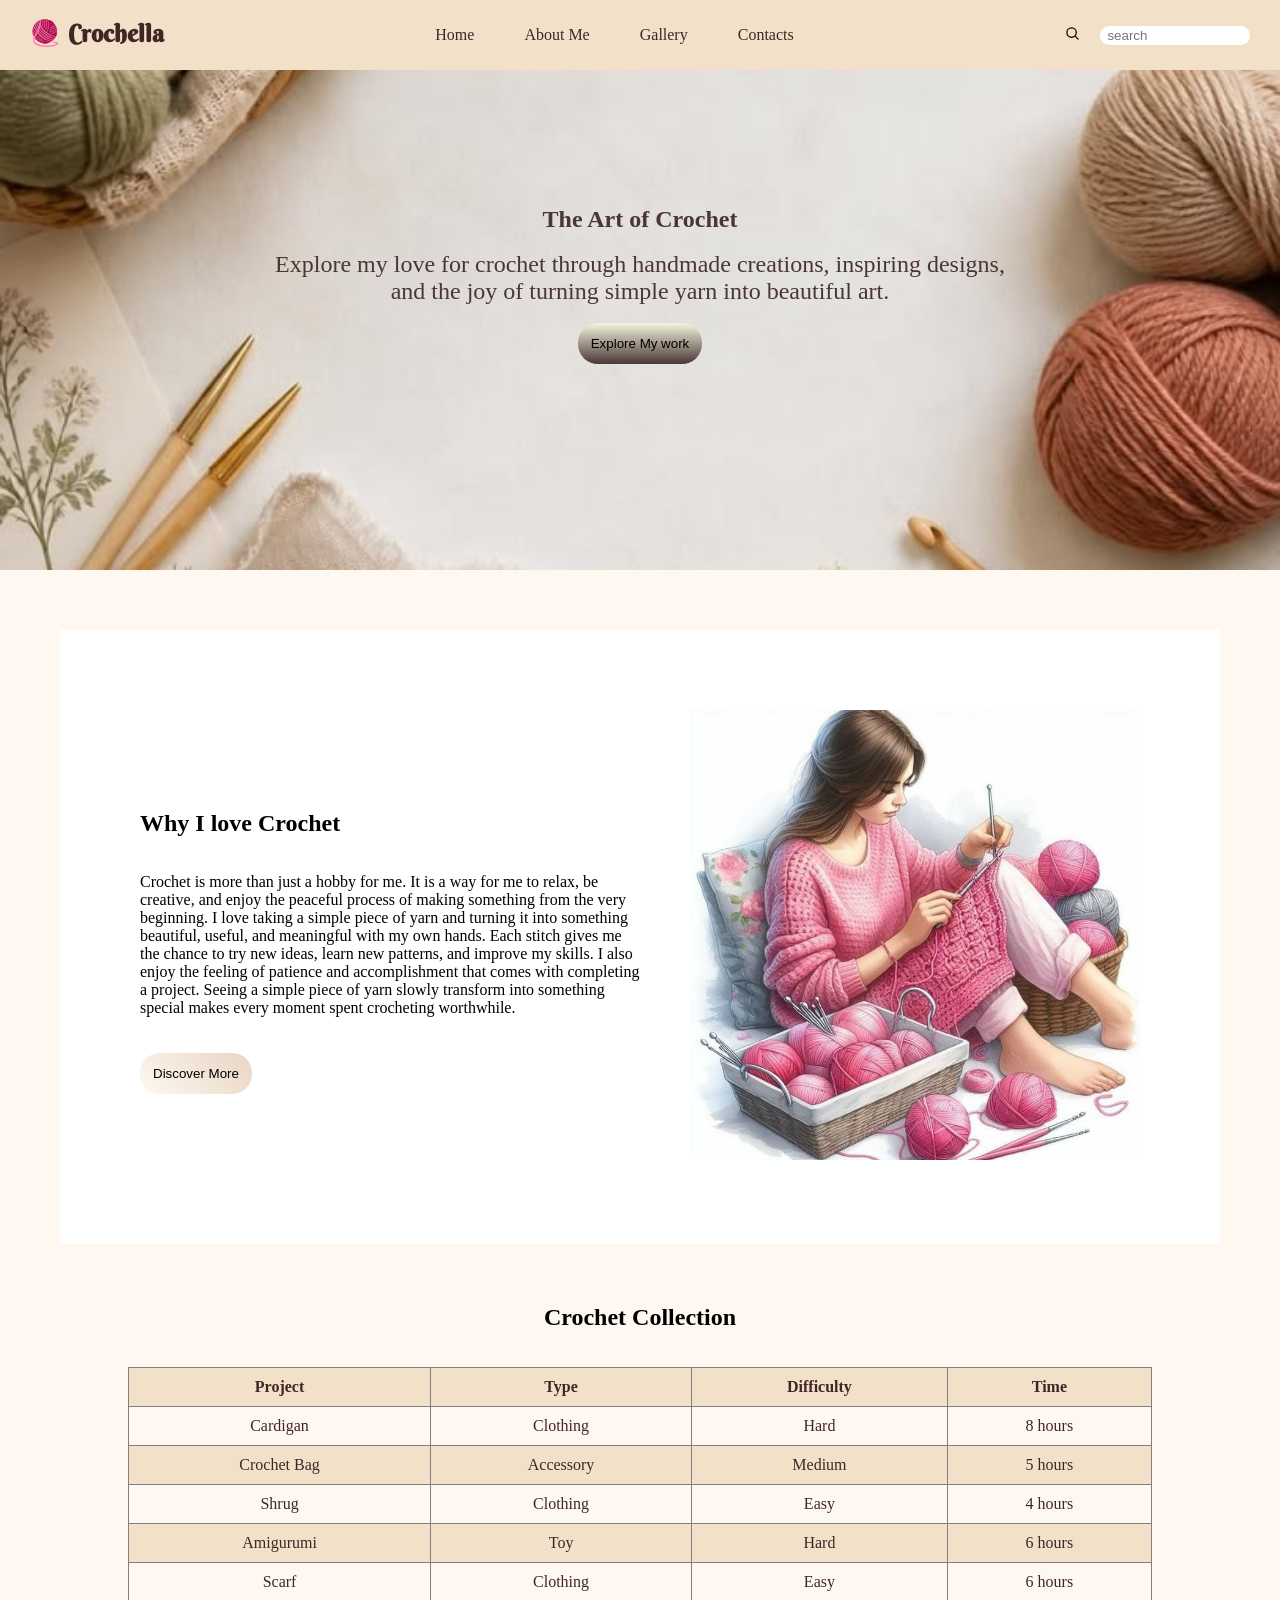
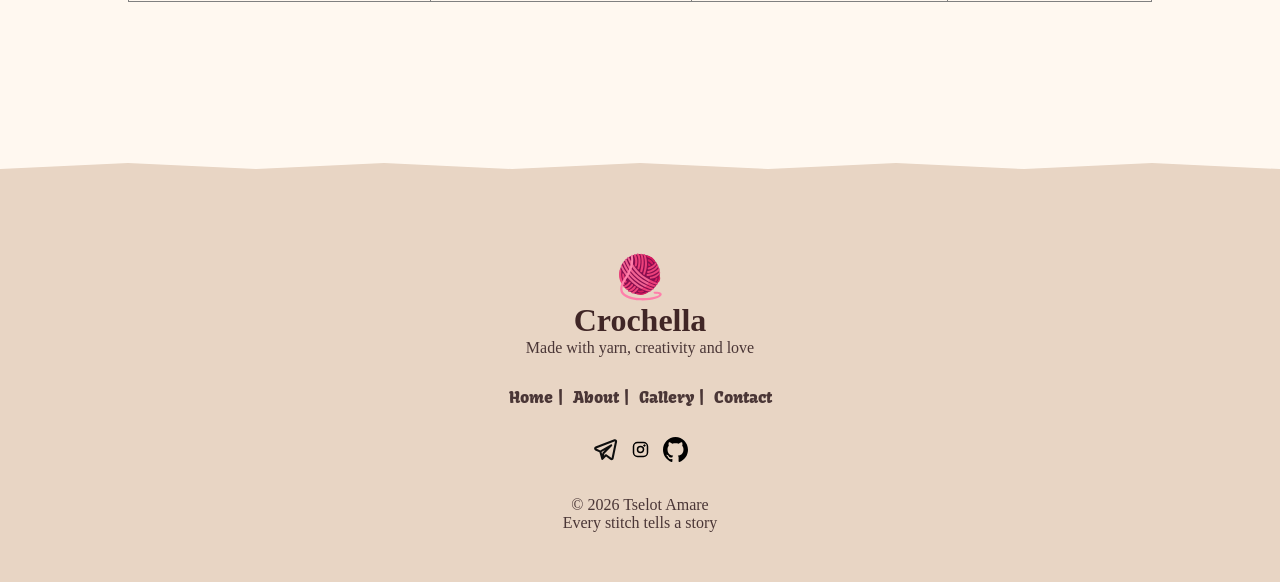
<file: index.html>
<!DOCTYPE html>
<html lang="en">
    <head>
        <meta charset="UTF-8" />
        <meta name="viewport" content="width=device-width, initial-scale=1.0" />
        <title> My crochet world </title>
        <link rel="stylesheet" href="./styles/index.css" />
    </head>
    <body>
        <div id="container">
            <section id="box">
                <div class="header">
                    <span><img src="./Images/yarn-svgrepo-com.svg" alt="yarn image" width="30px" height="30px"/></span><h2> Crochella </h2>
                </div>
                <div class="nav">
                    <a href="./index.html"> Home </a>
                    <a href="./about.html"> About Me </a>
                    <a href="./gallery.html"> Gallery </a>
                    <a href="./contact.html"> Contacts </a>
                </div>
                <div class="search">
                    <span><img src="./Images/search-svgrepo-com.svg" alt="search icon" width="15px" height="15px"/></span>
                    <input id="input1" type="text" placeholder="  search" />
                </div>
            </section>
            <!--This is hero section-->
            <section >
                <div class="hero">
                    <h1>The Art of Crochet</h1><br>
                    <p> Explore my love for crochet through handmade creations, inspiring
                        designs,<br> and the joy of turning simple yarn into beautiful art.
                    </p><br>
                    <a href="#me"><button>Explore My work</button> </a>
                </div>
            </section>
            <!-- This is the short about me section-->
             <section id="me">
                <div class="about">
                    <h1> Why I love Crochet </h1><br><br>
                    <p>
                        Crochet is more than just a hobby for me. 
                        It is a way for me to relax, be creative, and enjoy the peaceful process of making something from the very beginning. 
                        I love taking a simple piece of yarn and turning it into something beautiful, useful, and meaningful with my own hands. 
                        Each stitch gives me the chance to try new ideas, learn new patterns, and improve my skills. 
                        I also enjoy the feeling of patience and accomplishment that comes with completing a project. 
                        Seeing a simple piece of yarn slowly transform into something special makes every moment spent crocheting worthwhile.
                    </p><br><br>
                    <a href="./about.html"><button>Discover More</button></a>
                </div>
                <div>
                    <img class="girl" src="./Images/Crochet My Hobby.jpg" alt="crochet girl"/>
                </div>
             </section>
             <!-- This is the table section-->
              <section id="table">
                <h2> Crochet Collection </h2> <br><br>
                <table border="1px">
                    <tr>
                        <th> Project </th>
                        <th>  Type </th>
                        <th> Difficulty </th>
                        <th> Time </th>
                    </tr>
                    <tr>
                        <td> Cardigan </td>
                        <td> Clothing </td>
                        <td> Hard </td>
                        <td> 8 hours </td>
                    </tr>
                    <tr>
                        <td> Crochet Bag </td>
                        <td> Accessory </td>
                        <td> Medium </td>
                        <td> 5 hours</td>
                    </tr>
                    <tr>
                        <td> Shrug </td>
                        <td> Clothing </td>
                        <td> Easy </td>
                        <td> 4 hours</td>
                    </tr>
                    <tr>
                        <td> Amigurumi </td>
                        <td> Toy </td>
                        <td> Hard</td>
                        <td> 6 hours </td>
                    </tr>
                    <tr>
                        <td> Scarf </td>
                        <td> Clothing </td>
                        <td> Easy </td>
                        <td> 6 hours </td>
                    </tr>
                </table>              
            </section>
            <!--This is footer section-->
            <footer>
                <div id="footer-head">
                    <img src="./Images/yarn-svgrepo-com.svg" alt="yarn"/>
                    <h1> Crochella </h1>
                    <p> Made with yarn, creativity and love </p>
                </div>
                <div class="footer-link">
                    <a href="./index.html"> Home </a>
                    <a href="./about.html"> About </a>
                    <a href="./gallery.html"> Gallery </a>
                    <a href="./contact.html"> Contact </a>
                </div>      
                <div id="footer-img">
                    <a href="https://t.me/msaone_stitches" target="_blank"> <img class="footer-im"  src="./Images/telegram-svgrepo-com.svg" alt="telegram"/></a>
                    <a href="https://www.instagram.com/msaone_stitches?igsh=MW1icWxpaWNiYjRiaQ==&igsi=MW1icWxpaWNiYjRiaQ==" target="_blank"> <img class="footer-im" src="./Images/instagram-svgrepo-com.svg" alt="instagram"/></a>
                    <a href="https://github.com/tselot67" target="_blank" > <img class="footer-im" src="./Images/github-142-svgrepo-com.svg" alt="github"/></a>
                </div>
                <div id="last">
                    <p> &copy; 2026 Tselot Amare  </p>
                    <p> Every stitch tells a story </p>
                </div>          
            </footer>
        </div>
    </body>
</html>
</file>
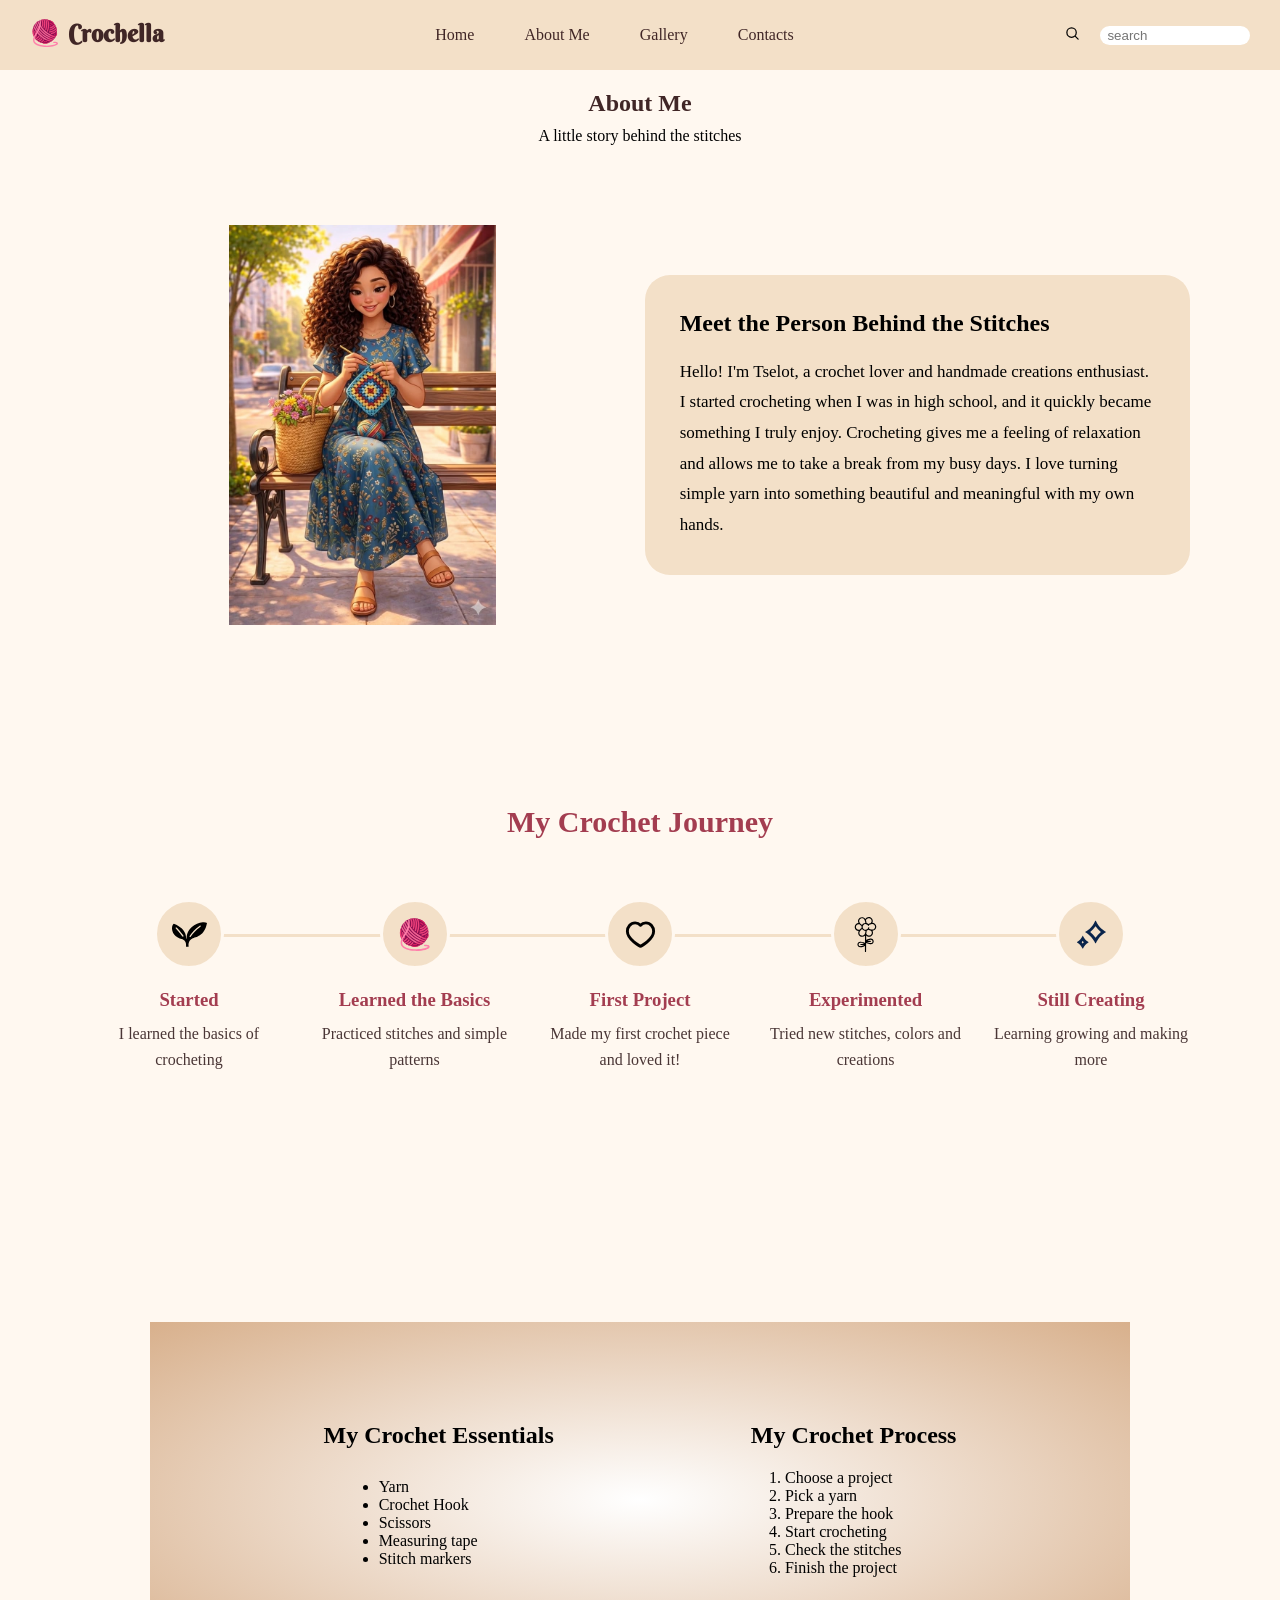
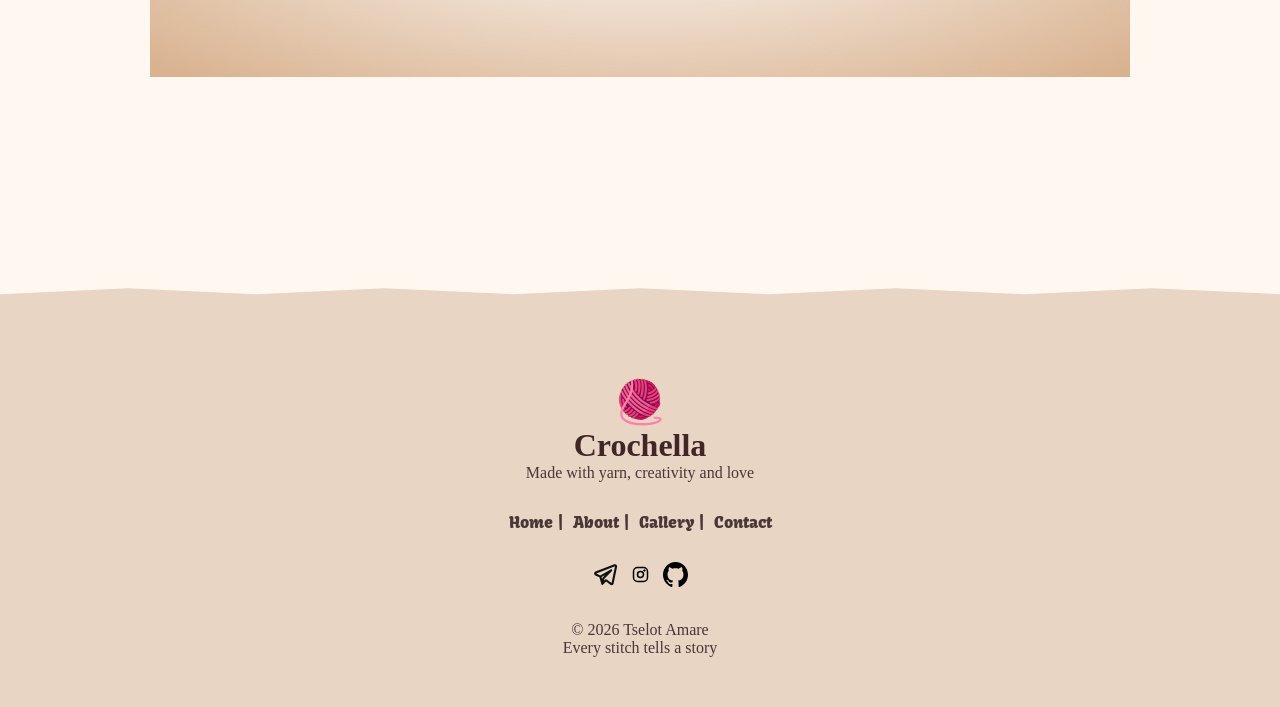
<file: about.html>
<!DOCTYPE html>
<html lang="en">
    <head>
        <meta charset="UTF-8" />
        <meta name="viewport" content="width:device-width, initial-scale=1.0" />
        <title> My crochet world </title>
        <link rel="stylesheet" href="./styles/about.css" />
    </head>
    <body>
        <div id="container">
            <section id="box">
                <div class="header">
                    <span><img src="./Images/yarn-svgrepo-com.svg" alt="yarn image" width="30px" height="30px"/></span><h2> Crochella </h2>
                </div>
                <div class="nav">
                    <a href="./index.html"> Home </a>
                    <a href="./about.html"> About Me </a>
                    <a href="./gallery.html"> Gallery </a>
                    <a href="./contact.html"> Contacts </a>
                </div>
                <div class="search">
                    <span><img src="./Images/search-svgrepo-com.svg" alt="search icon" width="15px" height="15px"/></span>
                    <input id="input1" type="text" placeholder="  search" />
                </div>
            </section>
            <!--This is the about me section-->
            <section id="about">
                <div id="about-me">
                    <h1> About Me </h1>
                    <p> A little story behind the stitches </p>
                </div>
                <div id="story">
                    <div class="story-image">
                        <img src="./Images/download (5).jpg" alt="girl"/>
                    </div>
                    <div class="texts" >
                    <h2> Meet the Person Behind the Stitches </h2>
                    <p> Hello! I'm Tselot, a crochet lover and handmade creations
                        enthusiast. I started crocheting when I was in high school, and it quickly became something
                        I truly enjoy. Crocheting gives me a feeling of relaxation and
                        allows me to take a break from my busy days. I love turning simple yarn into
                        something beautiful and meaningful with my own hands.
                    </p></div>
                </div>
            </section>
            <!-- This is crochet journey section-->
            <section id="journey-section">
                <div class="journey">
                    <h2> My Crochet Journey </h2>
                </div>
                <div id="journey-step">
                    <div class="step">
                        <div class="circle"> <img src="./Images/leaf-svgrepo-com.svg" alt="leaf"/></div>
                        <h3> Started </h3>
                        <p>I learned the basics of crocheting</p>
                    </div>
                    <div class="step">
                        <div class="circle"><img src="./Images/yarn-svgrepo-com.svg" alt="yarn"/></div>
                        <h3> Learned the Basics </h3>
                        <p>Practiced stitches and simple patterns</p>
                    </div>
                    <div class="step">
                        <div class="circle"><img src="./Images/heart-alt-svgrepo-com.svg" alt="heart"/></div>
                        <h3>First Project </h3>
                        <p>Made my first crochet piece and loved it!</p>
                    </div>
                    <div class="step">
                        <div class="circle"><img src="./Images/daisy-flower-svgrepo-com.svg" alt="flower"/></div>
                        <h3> Experimented</h3> 
                        <p>Tried new stitches, colors and creations</p>
                    </div>
                    <div class="step">
                        <div class="circle"><img src="./Images/sparkles-svgrepo-com.svg" alt="sparkle"/></div>
                        <h3> Still Creating  </h3>
                        <p>Learning growing and making more</p>
                    </div>
                </div>
            </section>
            <!--This is the list section -->
            <section id="list">
                <div class="title">
                    <h2> My Crochet Essentials</h2>
                    <h2> My Crochet Process </h2>
                </div>
                <div class="lis">
                    <ul>
                        <li> Yarn </li>
                        <li> Crochet Hook </li>
                        <li> Scissors </li>
                        <li> Measuring tape </li>
                        <li> Stitch markers</li>
                    </ul>
                    <ol>
                        <li>Choose a project</li>
                        <li>Pick a yarn</li>
                        <li>Prepare the hook</li>
                        <li>Start crocheting</li>
                        <li>Check the stitches</li>
                        <li>Finish the project</li>
                    </ol>
                </div>
            </section>
            <!--This is footer section-->
            <footer>
                <div id="footer-head">
                    <img src="./Images/yarn-svgrepo-com.svg" alt="yarn"/>
                    <h1> Crochella </h1>
                    <p> Made with yarn, creativity and love </p>
                </div>
                <div class="footer-link">
                    <a href="./index.html"> Home </a>
                    <a href="./about.html"> About </a>
                    <a href="./gallery.html"> Gallery </a>
                    <a href="./contact.html"> Contact </a>
                </div>      
                <div id="footer-img">
                    <a href="https://t.me/msaone_stitches" target="_blank"> <img class="footer-im"  src="./Images/telegram-svgrepo-com.svg" alt="telegram"/></a>
                    <a href="https://www.instagram.com/msaone_stitches?igsh=MW1icWxpaWNiYjRiaQ==&igsi=MW1icWxpaWNiYjRiaQ==" target="_blank"> <img class="footer-im" src="./Images/instagram-svgrepo-com.svg" alt="instagram"/></a>
                    <a href="https://github.com/tselot67" target="_blank" > <img class="footer-im" src="./Images/github-142-svgrepo-com.svg" alt="github"/></a>
                </div>
                <div id="last">
                    <p> &copy; 2026 Tselot Amare  </p>
                    <p> Every stitch tells a story </p>
                </div>          
            </footer>
        </div>
    </body>
</html>
</file>
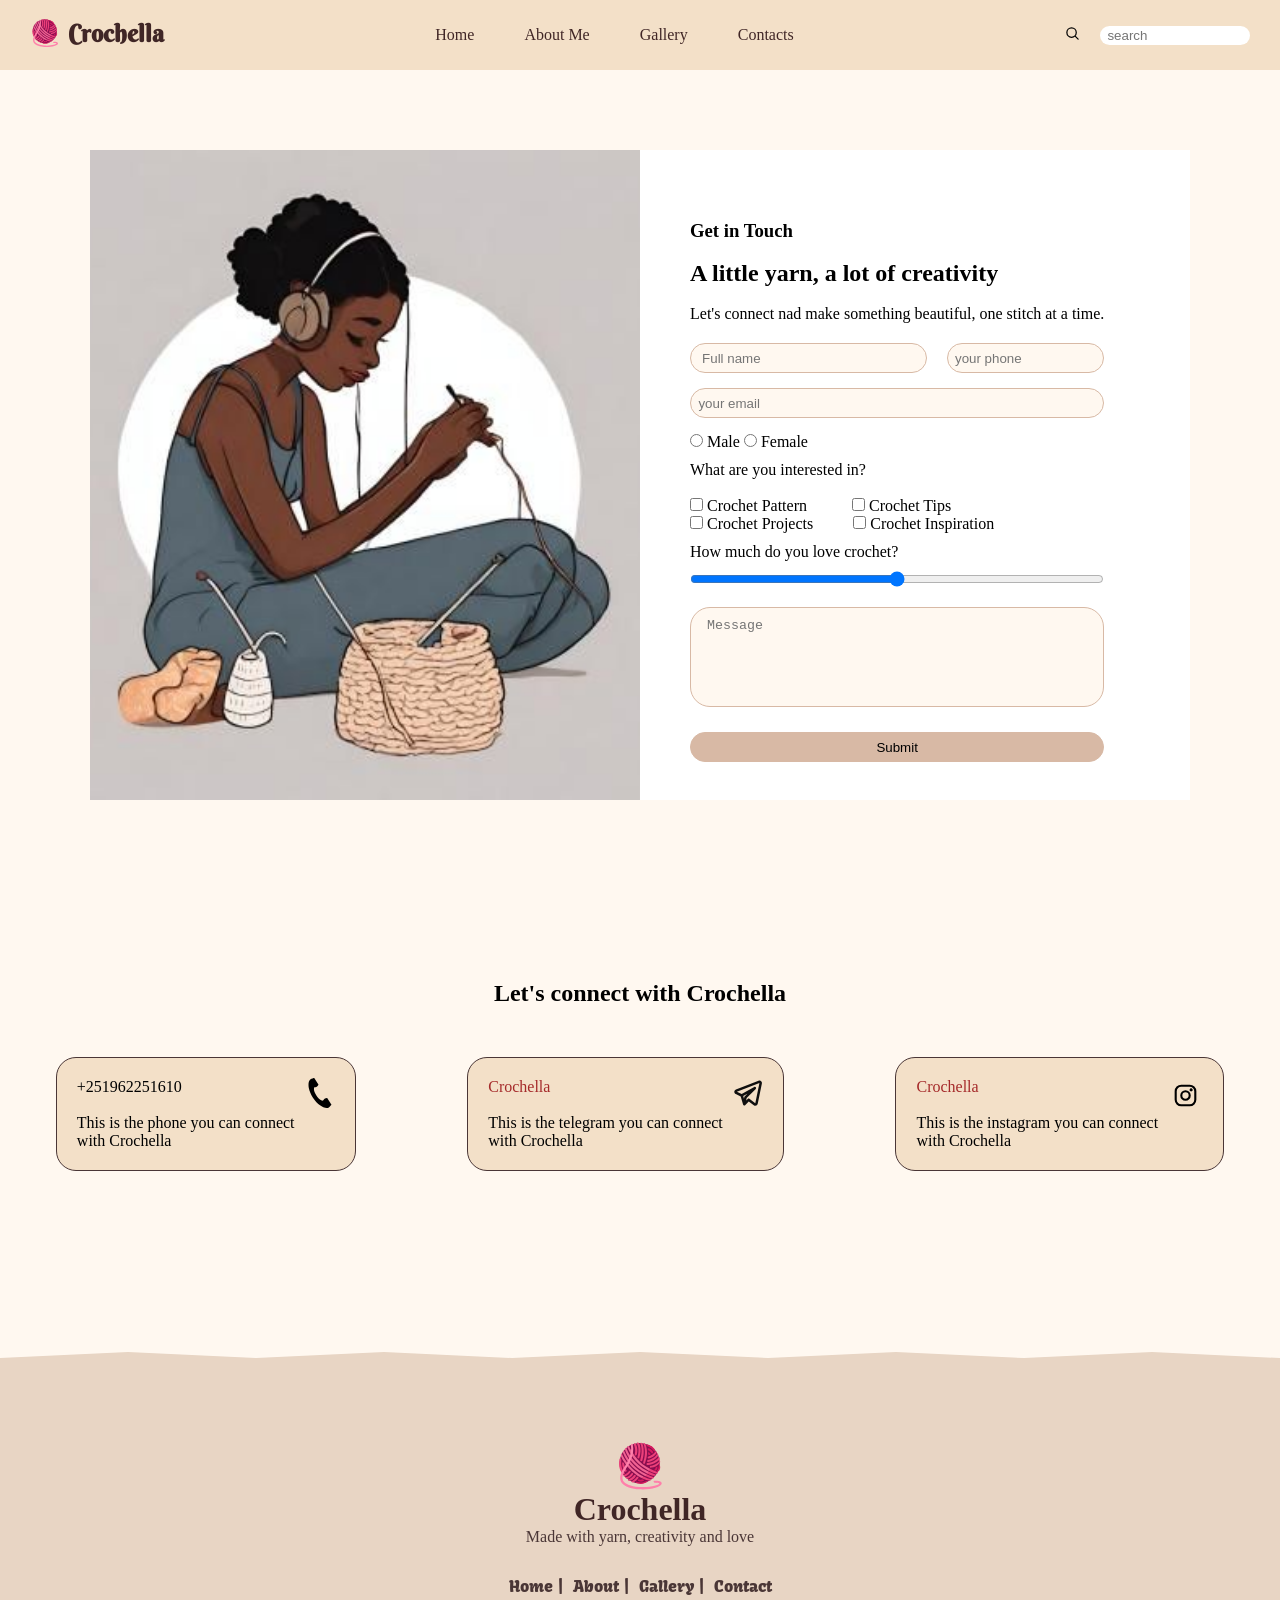
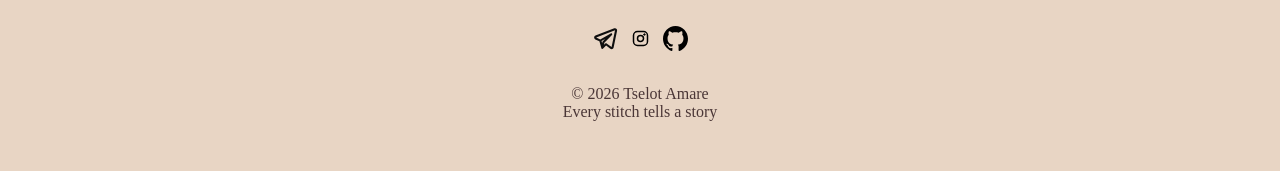
<file: contact.html>
<!DOCTYPE html>
<html lang="en">
    <head>
        <meta charset="UTF-8" />
        <meta name="viewport" content="width:device-width, initial-scale=1.0" />
        <title> My crochet world </title>
        <link rel="stylesheet" href="./styles/contact.css" />
    </head>
    <body>
        <div id="container">
            <section id="box">
                <div class="header">
                    <span><img src="./Images/yarn-svgrepo-com.svg" alt="yarn image" width="30px" height="30px"/></span><h2> Crochella </h2>
                </div>
                <div class="nav">
                    <a href="./index.html"> Home </a>
                    <a href="./about.html"> About Me </a>
                    <a href="./gallery.html"> Gallery </a>
                    <a href="./contact.html"> Contacts </a>
                </div>
                <div class="search">
                    <span><img src="./Images/search-svgrepo-com.svg" alt="search icon" width="15px" height="15px"/></span>
                    <input id="input1" type="text" placeholder="  search" />
                </div>
            </section>
            <section id="contact">
                <div class="contact-image">
                    <img src="./Images/Free Clipart of Girls Crocheting or Knitting.jpg" alt="crochet girl"/>
                </div>
                <div class="contact-form">
                    <h3> Get in Touch</h3><br>
                    <h2> A little yarn, a lot of creativity</h2><br>
                    <p> Let's connect nad make something beautiful, one stitch at a time. </p>
                    <form>
                        <div class="name-phone">
                            <input id="text" type="text" name="text" placeholder="   Full name" required/>
                            <input id="tel" type="tel" name="tel" placeholder="  your phone" required/>
                        </div>
                        <input id="em" type="email" name="email" placeholder="  your email" required/>
                        <div>
                            <input type="radio" name="gender" required/><span> Male </span>
                            <input type="radio" name="gender" required/><span> Female </span>
                        </div>
                        <div id="check">
                            <p> What are you interested in? </p><br>
                            <div id="div1">
                                <label>
                                    <input type="checkbox" name="interest" value="patterns"/>
                                    Crochet Pattern
                                </label>
                                <label>
                                    <input type="checkbox" name="interest" value="tips"/>
                                    Crochet Tips
                                </label>
                            </div>
                            <div id="div2">
                                <label>
                                    <input type="checkbox" name="interest" value="projects"/>
                                    Crochet Projects
                                </label>
                                <label>
                                    <input type="checkbox" name="interest" value="inspiration"/>
                                    Crochet Inspiration
                                </label>
                            </div>
                        </div>
                        <label for="love"> How much do you love crochet? </label>
                        <input type="range" id="love" name="range" min="0" max="10"/>
                        <textarea placeholder="  Message"></textarea>
                        <button id="button"> Submit </button>
                    </form>
                </div>
            </section>
            <!-- This is Contact us section-->
            <section id="contact-us">
                <div>
                    <h1> Let's connect with Crochella </h1>
                </div>
                <div id="us">
                    <div class="info">
                        <div><p> +251962251610 <br><br> This is the phone you can connect<br> with Crochella</p></div>
                        <div><img id="te" src="./Images/telephone-receiver-material-svgrepo-com.svg" alt="telephone" /></div>
                    </div>
                    <div class="info">
                        <div><p> <a href="https://t.me/msaone_stitches" title="telegarm" target="_blank">Crochella</a> <br><br> This is the telegram you can connect <br>with Crochella</p></div>
                        <div><img id="telegram" src="./Images/telegram-svgrepo-com.svg" alt="telegram"/></div>
                    </div>
                    <div class="info">
                        <div><p> <a href="https://www.instagram.com/msaone_stitches?igsh=MW1icWxpaWNiYjRiaQ==&igsi=MW1icWxpaWNiYjRiaQ==" title="intagram" target="_blank"> Crochella </a><br><br> This is the instagram you can connect<br> with Crochella </p></div>
                        <div><img id="instagram" src="./Images/instagram-svgrepo-com.svg" alt="instagram"/></div>
                    </div>
                </div>
            </section>
            <!--This is footer section-->
            <footer>
                <div id="footer-head">
                    <img src="./Images/yarn-svgrepo-com.svg" alt="yarn"/>
                    <h1> Crochella </h1>
                    <p> Made with yarn, creativity and love </p>
                </div>
                <div class="footer-link">
                    <a href="./index.html"> Home </a>
                    <a href="./about.html"> About </a>
                    <a href="./gallery.html"> Gallery </a>
                    <a href="./contact.html"> Contact </a>
                </div>      
                <div id="footer-img">
                    <a href="https://t.me/msaone_stitches" target="_blank"> <img class="footer-im"  src="./Images/telegram-svgrepo-com.svg" alt="telegram"/></a>
                    <a href="https://www.instagram.com/msaone_stitches?igsh=MW1icWxpaWNiYjRiaQ==&igsi=MW1icWxpaWNiYjRiaQ==" target="_blank"> <img class="footer-im" src="./Images/instagram-svgrepo-com.svg" alt="instagram"/></a>
                    <a href="https://github.com/tselot67" target="_blank" > <img class="footer-im" src="./Images/github-142-svgrepo-com.svg" alt="github"/></a>
                </div>
                <div id="last">
                    <p> &copy; 2026 Tselot Amare  </p>
                    <p> Every stitch tells a story </p>
                </div>          
            </footer>
        </div>
    </body>
</html>
</file>
<file: styles/index.css>
@import url('https://fonts.googleapis.com/css2?family=Kavoon&display=swap');
@import url('https://fonts.googleapis.com/css2?family=Berkshire+Swash&family=Kavoon&display=swap');

* {
    box-sizing: border-box;
    margin: 0px;
    padding: 0px;
}
body {
    background-color: #FFF8F0;
}
.header {
    display: flex;
    align-items: center;
    gap: 8px;
    margin-left: 30px;
    margin-right:auto;
}
.header > h2 {
    padding-bottom: 5px;
    font-family: "Berkshire Swash", 'Times New Roman', Times, serif;
    color: #402626;
}
#container {
    display: flex;
    flex-direction: column;
}
#box {
    display:flex;
    align-items: center;
    background-color: #F3E0C8;
    width: 100%;
    height:70px;
    position: fixed;
}
#input1 {
    border-radius: 10px;
    width: 150px;
}
.nav {
    gap: 50px;
    display: flex;
    justify-content: space-between;
    align-items: center;
}
.nav > a {
    color: #402626;
    text-decoration: none;
}

.search {
    margin-left: auto;
    margin-right: 30px;
    display: flex;
    gap: 20px;
}
.search > input {
    border: none;
}
.hero {
    width: 100%;
    height: 570px;
    display: flex;
    flex-direction: column;
    justify-content: center;
    align-items: center;
    background-image: url('../Images/Cozy\ Neutral\ Craft\ Workspace\ _\ Minimal\ Flat\ Lay\ Inspiration.jpg');
    background-repeat: no-repeat;
    background-size: cover;
    background-position: center;
}
.hero > h1 {
    color: #4A3636;
    font-family:Georgia, 'Times New Roman', Times, serif;
}
.hero > p {
    color: #4A3636;
    text-align: center;
    font-size:x-large;
    font-weight: 500;
}
.hero > a > button {
    background-image: linear-gradient(180deg, beige, #4A3636);
    padding: 13px;
    border: none;
    border-radius: 20px;
    cursor: pointer;
}

.girl {
    width: 450px;
    height: 450px;
}
#me {
    display: flex;
    margin: 60px;
    border: none;
    padding: 80px;
    background-color: white;
    gap: 50px;
}
.about {
    width:60%;
    margin-top: 100px;
    background-color: white;
}
.about > h1 {
    background-color: white;
}
.about > p{
    background-color: white;
}
.about button {
    border: none;
    border-radius: 20px;
    background-image: linear-gradient(45deg, #FFF8F0, #E8D5C4);
    padding: 13px;
    cursor: pointer;
}
#table {
    display: flex;
    flex-direction: column;
    justify-content: center;
    align-items: center;
    margin-bottom: 100px;
}
#table > h2 {
    text-align: center;
}
table {
    border-collapse: collapse;
    width: 80%
}
th, td {
    text-align: center;
    padding: 10px;
}
table[border="1px"] {
    color: #402626;
}
tr:nth-child(even) {
    background-color: #FFF8F0;
}
tr:nth-child(odd) {
    background-color: #F3E0C8;
}
.footer-link {
    display:flex;
    gap: 20px;
}
.footer-link > a {
    color: #4A3636;
    text-decoration: none;
    position: relative;
    font-family: "Kavoon", 'Courier New', Courier, monospace;
}
.footer-link > a:not(:last-child)::after{
    content: "|";
    position: absolute;
    right: -10px;
}
footer {
    display: flex;
    flex-direction: column;
    align-items: center;
    justify-content: center;
    gap: 30px;
    background-color: #E8D5C4;
    margin-top: 80px;
    padding: 70px 20px 50px;
    position: relative;
}
footer > div > p {
    text-align: center;
    color: #4A3636;
}
.footer-im {
    width: 25px;
    height: 25px;
}
#footer-img {
    display: flex;
    gap: 10px;
}
#footer-head > img {
    width: 50px;
    height: 50px;
}
footer > div > h1 {
    text-align: center;
    color: #402626;
}
#last {
    color: #4A3636;
}
#footer-head {
    display: flex;
    flex-direction: column;
    justify-content: center;
    align-items: center;
}
footer::before {
    position: absolute;
    content: "";
    top: -25px;
    left: 0;
    width: 100%;
    height: 30px;
    background-color: #E8D5C4;
    clip-path: polygon(
        0 40%,
        10% 20%,
        20% 40%,
        30% 20%,
        40% 40%,
        50% 20%,
        60% 40%,
        70% 20%,
        80% 40%,
        90% 20%,
        100% 40%,
        100% 100%,
        0 100%
    );
}
/* Tablet */
@media screen and (max-width: 1024px) {

    .search {
        display: none;
    }

    .header h2 {
        font-size: 22px;
    }

    .nav a {
        font-size: 15px;
    }
}


/* Mobile */
@media screen and (max-width: 600px) {

    .nav {
        display: none;
    }

    .header h2 {
        font-size: 20px;
    }

}
</file>
<file: styles/about.css>
@import url('https://fonts.googleapis.com/css2?family=Kavoon&display=swap');
@import url('https://fonts.googleapis.com/css2?family=Berkshire+Swash&family=Kavoon&display=swap');
* {
    box-sizing: border-box;
    margin: 0px;
    padding: 0px;
}
body {
    background-color: #FFF8F0;
}
.header {
    display: flex;
    align-items: center;
    gap: 8px;
    margin-left: 30px;
    margin-right:auto;
}
.header > h2 {
    padding-bottom: 5px;
    font-family: "Berkshire Swash", 'Times New Roman', Times, serif;
    color: #402626;
}
#container {
    display: flex;
    flex-direction: column;
}
#box {
    display:flex;
    align-items: center;
    background-color: #F3E0C8;
    width: 100%;
    height:70px;
    position: fixed;
}
#input1 {
    border-radius: 10px;
    width: 150px;
}
.nav {
    gap: 50px;
    display: flex;
    justify-content: space-between;
    align-items: center;
}
.nav > a {
    color: #402626;
    text-decoration: none;
}
.search {
    margin-left: auto;
    margin-right: 30px;
    display: flex;
    gap: 20px;
}
.search > input {
    border: none;
}
#about-me {
    margin-top: 90px;
    text-align: center;
}
#about-me > h1 {
    margin-bottom: 10px;
    color: #402626;
}
#story {
    display: flex;
    align-items: center;
    height: 400px;
    max-width: 1100px;
    width: 90%;
    gap: 10px;
    margin: 80px auto;
    animation: slideLeft 1.5s ease-out;
}
@keyframes slideLeft {
    from {
        opacity: 0;
        transform: translateX(-100px);
    }
    to{
        opacity: 1;
        transform: translateX(0);
    }
}
.story-image {
    width: 50%;
    height: 100%;
    border-radius: 50px;
}
.story-image > img {
    width: 100%;
    height: 100%;
    object-fit: contain;
    display: block;
}
.texts {
    width: 50%;
    border-radius: 25px;
    padding: 35px;
    background-color: #F3E0C8;
    text-align: left;
    animation: slideRight 1s ease-out;
}
@keyframes slideRight {
    from {
        opacity: 0;
        transform: translateX(100px);
    }
    to {
        opacity: 1;
        transform: translateX(0);
    }
}
.texts > h2 {
    margin-bottom: 20px;
}
.texts > p {
    line-height: 1.8;
    font-size: 17px;
}
#journey-section {
    width: 90%;
    max-width: 1100px;
    margin: 100px auto;
    text-align: center;
}
.journey {
    color: #A33D50;
    font-size: 20px;
    margin-bottom: 60px;
}
#journey-step {
    display: flex;
    justify-content: space-between;
    position: relative;
}
#journey-step::before {
    content: "";
    position: absolute;
    top: 35px;
    left: 8%;
    right: 8%;
    height: 3px;
    background-color: #F3E0C8;
    z-index: 0;
}
.journey {
    margin-bottom: 60px;
}
.circle {
    width: 70px;
    height: 70px;
    margin: 0 auto 20px;
    display: flex;
    justify-content: center;
    align-items: center;
    background-color: #F3E0C8;
    border: 3px solid #FFF8F0;
    border-radius: 50%;
}
.circle > img {
    width: 35px;
    height: 35px;
}
.step > h3 {
    color: #A33D50;
    margin-bottom: 10px;
}
.step > p {
    color: #4A3636;
    line-height: 1.6;
}
.step {
    width: 18%;
    position: relative;
    z-index: 1;
}
.lis {
    display:flex;
    margin-top: 20px;
    justify-content: space-around;
    align-items: center;
    gap: 50px;
}
.title {
    display:flex;
    justify-content: space-around;
    align-items: center;
    gap: 50px;
}
#list {
    border: none;
    margin: 150px;
    padding: 100px;
    background-image: radial-gradient( white, #D8B08C);
}
.footer-link {
    display:flex;
    gap: 20px;
}
.footer-link > a {
    color: #4A3636;
    text-decoration: none;
    position: relative;
    font-family: "Kavoon", 'Courier New', Courier, monospace;
}
.footer-link > a:not(:last-child)::after{
    content: "|";
    position: absolute;
    right: -10px;
}
footer {
    display: flex;
    flex-direction: column;
    align-items: center;
    justify-content: center;
    gap: 30px;
    background-color: #E8D5C4;
    margin-top: 80px;
    padding: 70px 20px 50px;
    position: relative;
}
footer > div > p {
    text-align: center;
    color: #4A3636;
}
.footer-im {
    width: 25px;
    height: 25px;
}
#footer-img {
    display: flex;
    gap: 10px;
}
#footer-head > img {
    width: 50px;
    height: 50px;
}
footer > div > h1 {
    text-align: center;
    color: #402626;
}
#last {
    color: #4A3636;
}
#footer-head {
    display: flex;
    flex-direction: column;
    justify-content: center;
    align-items: center;
}
footer::before {
    position: absolute;
    content: "";
    top: -25px;
    left: 0;
    width: 100%;
    height: 30px;
    background-color: #E8D5C4;
    clip-path: polygon(
        0 40%,
        10% 20%,
        20% 40%,
        30% 20%,
        40% 40%,
        50% 20%,
        60% 40%,
        70% 20%,
        80% 40%,
        90% 20%,
        100% 40%,
        100% 100%,
        0 100%
    );
}
/* Tablet */
@media screen and (max-width: 1024px) {

    .search {
        display: none;
    }

    .header h2 {
        font-size: 22px;
    }

    .nav a {
        font-size: 15px;
    }
}


/* Mobile */
@media screen and (max-width: 600px) {

    .nav {
        display: none;
    }

    .header h2 {
        font-size: 20px;
    }
}
</file>
<file: styles/contact.css>
@import url('https://fonts.googleapis.com/css2?family=Kavoon&display=swap');
@import url('https://fonts.googleapis.com/css2?family=Berkshire+Swash&family=Kavoon&display=swap');
* {
    box-sizing: border-box;
    margin: 0px;
    padding: 0px;
}
body {
    background-color: #FFF8F0;
}
#container {
    display: flex;
    flex-direction: column;
}
.header {
    display: flex;
    align-items: center;
    gap: 8px;
    margin-left: 30px;
    margin-right:auto;
}
.header > h2 {
    padding-bottom: 5px;
    font-family: "Berkshire Swash", 'Times New Roman', Times, serif;
    color: #402626;
}
#box {
    display:flex;
    align-items: center;
    background-color: #F3E0C8;
    width: 100%;
    height:70px;
    position: fixed;
}
#input1 {
    border-radius: 10px;
    width: 150px;
}
.nav {
    gap: 50px;
    display: flex;
    justify-content: space-between;
    align-items: center;
}
.nav > a {
    color: #402626;
    text-decoration: none;
}
.search {
    margin-left: auto;
    margin-right: 30px;
    display: flex;
    gap: 20px;
}
.search > input {
    border: none;
}
#contact {
    width: 90%;
    max-width: 1100px;
    margin: 80px auto;
    margin-top: 150px;
    height: 650px;
    display: flex;
    background-color: white;
    gap: 50px;
}
.contact-image {
    width: 50%;
}
.contact-image > img {
    width: 100%;
    height: 100%;
    object-fit: cover;
    display: block;
}
.contact-form {
    margin-top: 70px;
}
.name-phone {
    display: flex;
    gap: 20px;
    height: 30px;
    margin-bottom: 5px;
}
form {
    display: flex;
    flex-direction: column;
    gap: 10px;
    margin-top: 20px;
}
#em {
    height: 30px;
    border-radius: 20px;
    border: 1px solid #d8b9a5;
    background-color: #FFF8F0;
    margin-bottom: 5px;
}
textarea:hover {
    border-color: #B88A72;
}
textarea:focus {
    border-color: #6B4A3A;
    background-color: #d8b9a5;
}
textarea {
    height: 100px;
    border-radius: 20px;
    border: 1px solid #d8b9a5;
    resize: none;
    padding-top: 10px;
    background-color: #FFF8F0;
}
#text {
    width: 60%;
    border-radius: 20px;
    border: 1px solid #d8b9a5;
    background-color: #FFF8F0;
}
#tel {
    width: 40%;
    border-radius: 20px;
    border: 1px solid #d8b9a5;
    background-color: #FFF8F0;
}
#button {
    height: 30px;
    border-radius: 20px;
    border: 1px solid #d8b9a5;
    margin-top: 15px;
    cursor: pointer;
    background-color: #d8b9a5;
}
#div1 {
    display: flex;
    gap: 45px;
}
#div2 {
    display: flex;
    gap: 40px;
}
#love {
    margin-bottom: 10px;
}
#te {
    width: 30px;
    height: 30px;
}
#telegram {
    width: 30px;
    height: 30px;
}
#instagram {
    width: 35px;
    height: 35px;
}
#contact-us > div > h1{
    margin-bottom: 50px;
    text-align: center;
}
#contact-us {
    margin-top: 100px;
}
#us {
    display: flex;
    justify-content: space-around;
}
.info {
    display: flex;
    gap: 10px;
    border: 1px solid #4A3636;
    padding: 20px;
    border-radius: 20px;
    background-color: #F3E0C8;
}
.info:hover {
    transform: scale(1.19);
    transition: transform 0.3s ease;
}
.info > div > p > a {
    color: brown;
    text-decoration: none;
} 
.info > div > p > a:visited {
    color: red;
}
.info > div > p > a:hover {
    color: blue;
} 
.info > div > p > a:active {
    color: purple;
} 
.footer-link {
    display:flex;
    gap: 20px;
}
.footer-link > a {
    color: #4A3636;
    text-decoration: none;
    position: relative;
    font-family: "Kavoon", 'Courier New', Courier, monospace;
}
.footer-link > a:not(:last-child)::after{
    content: "|";
    position: absolute;
    right: -10px;
}
footer {
    display: flex;
    flex-direction: column;
    align-items: center;
    justify-content: center;
    gap: 30px;
    background-color: #E8D5C4;
    margin-top: 200px;
    padding: 70px 20px 50px;
    position: relative;
}
footer > div > p {
    text-align: center;
    color: #4A3636;
}
.footer-im {
    width: 25px;
    height: 25px;
}
#footer-img {
    display: flex;
    gap: 10px;
}
#footer-head > img {
    width: 50px;
    height: 50px;
}
footer > div > h1 {
    text-align: center;
    color: #402626;
}
#last {
    color: #4A3636;
}
#footer-head {
    display: flex;
    flex-direction: column;
    justify-content: center;
    align-items: center;
}
footer::before {
    position: absolute;
    content: "";
    top: -25px;
    left: 0;
    width: 100%;
    height: 30px;
    background-color: #E8D5C4;
    clip-path: polygon(
        0 40%,
        10% 20%,
        20% 40%,
        30% 20%,
        40% 40%,
        50% 20%,
        60% 40%,
        70% 20%,
        80% 40%,
        90% 20%,
        100% 40%,
        100% 100%,
        0 100%
    );
}
/* Tablet */
@media screen and (max-width: 1024px) {

    .search {
        display: none;
    }

    .header h2 {
        font-size: 22px;
    }

    .nav a {
        font-size: 15px;
    }
}


/* Mobile */
@media screen and (max-width: 600px) {

    .nav {
        display: none;
    }

    .header h2 {
        font-size: 20px;
    }
}
</file>
